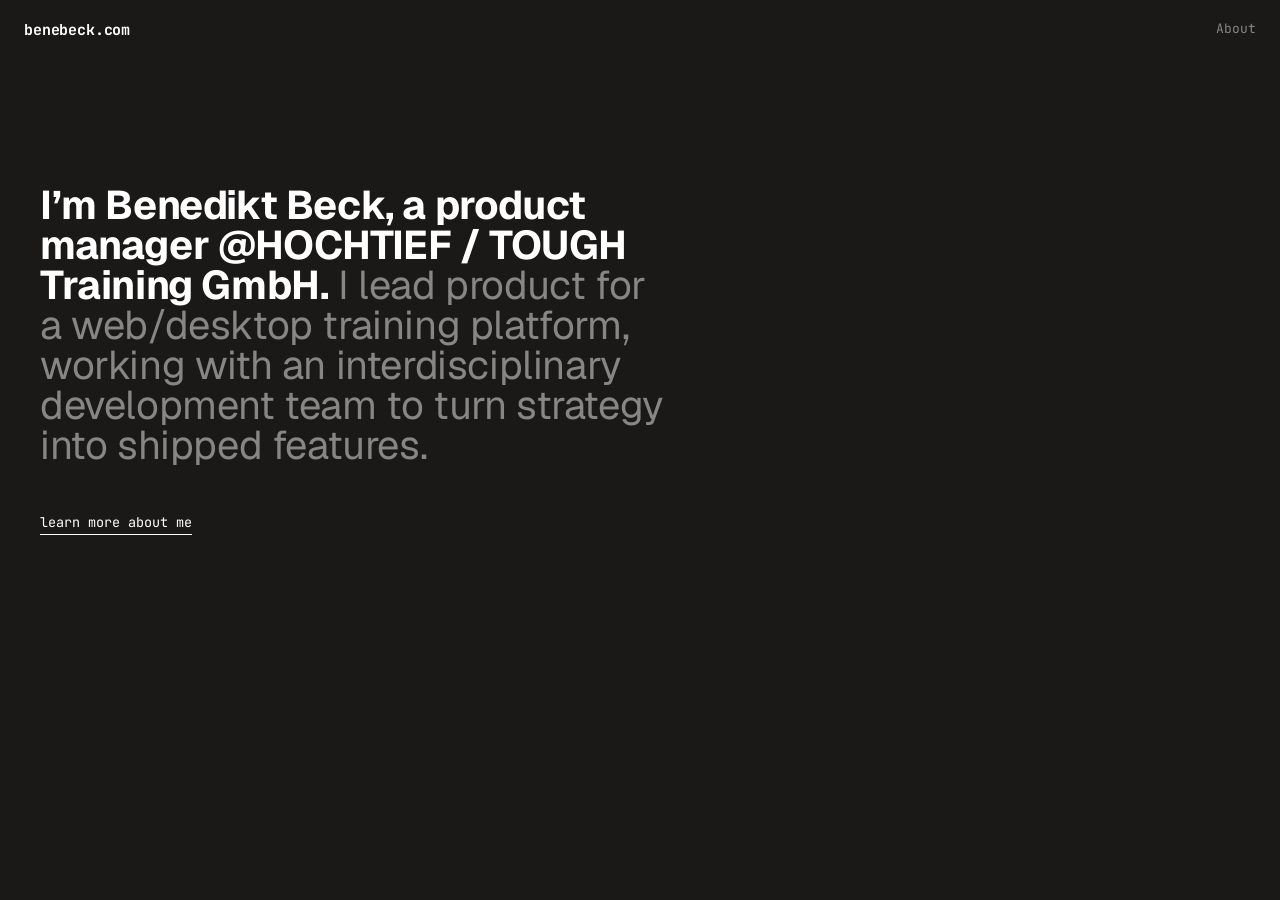
<file: index.html>
<!DOCTYPE html>
<html lang="en">
<head>
<meta charset="UTF-8">
<meta name="viewport" content="width=device-width, initial-scale=1.0">
<title>Benedikt Beck — benebeck.com</title>
<meta name="description" content="Benedikt Beck — Product Manager @ HOCHTIEF / TOUGH Training GmbH.">
<link rel="icon" type="image/svg+xml" href="favicon.svg">
<link rel="preconnect" href="https://fonts.googleapis.com">
<link rel="preconnect" href="https://fonts.gstatic.com" crossorigin>
<link rel="stylesheet" href="https://fonts.googleapis.com/css2?family=JetBrains+Mono:wght@400;500&display=swap">
<style>
  @font-face {
    font-family: 'Geist';
    src: url('assets/fonts/Geist-VariableFont_wght.ttf') format('truetype');
    font-weight: 100 900;
    font-style: normal;
    font-display: swap;
  }
  * { box-sizing: border-box; }
  html, body {
    margin: 0;
    min-height: 100vh;
    background: #1A1918;
    color: #fff;
    font-family: 'Geist', sans-serif;
    display: flex;
    flex-direction: column;
  }

  header {
    display: flex;
    align-items: center;
    justify-content: space-between;
    gap: 20px;
    padding: 20px 24px;
  }
  .logo {
    font-family: 'JetBrains Mono', monospace;
    font-weight: 700;
    font-size: 15px;
    letter-spacing: -0.01em;
    color: #fff;
    text-decoration: none;
  }
  nav.nav {
    display: flex;
    gap: 18px;
  }
  nav.nav a {
    font-family: 'JetBrains Mono', monospace;
    font-size: 13px;
    color: #868686;
    text-decoration: none;
    border-bottom: 1px solid transparent;
    padding-bottom: 2px;
  }
  nav.nav a:hover,
  nav.nav a.active {
    color: #fff;
    border-bottom-color: #fff;
  }

  main {
    flex: 1;
    padding: 125px 40px 60px;
  }
  h1 {
    font-weight: 700;
    font-size: 40px;
    line-height: 40px;
    letter-spacing: -0.01em;
    margin: 0;
    max-width: 625px;
  }
  h1 .gray { color: #868686; font-weight: 400; }

  .learn-link {
    display: inline-block;
    margin-top: 48px;
    font-family: 'JetBrains Mono', monospace;
    font-size: 13.5px;
    color: #fff;
    text-decoration: none;
    border-bottom: 1px solid #fff;
    padding-bottom: 3px;
  }
  .learn-link:hover { color: #868686; border-bottom-color: #868686; }

  @media (max-width: 600px) {
    header { padding: 16px 20px; }
    .logo { font-size: 14px; }
    nav.nav { gap: 14px; }
    nav.nav a { font-size: 12px; }
    main { padding: 60px 20px 40px; }
    h1 { font-size: 28px; line-height: 34px; }
    .learn-link { margin-top: 32px; font-size: 13px; }
  }
</style>
</head>
<body>

<header>
  <a class="logo" href="/">benebeck.com</a>
  <nav class="nav">
    <a href="about.html">About</a>
  </nav>
</header>

<main>
  <h1>I&rsquo;m Benedikt Beck, a product manager @HOCHTIEF / TOUGH Training GmbH.<span class="gray"> I lead product for a web/desktop training platform, working with an interdisciplinary development team to turn strategy into shipped features.</span></h1>
  <a class="learn-link" href="about.html">learn more about me</a>
</main>

</body>
</html>
</file>
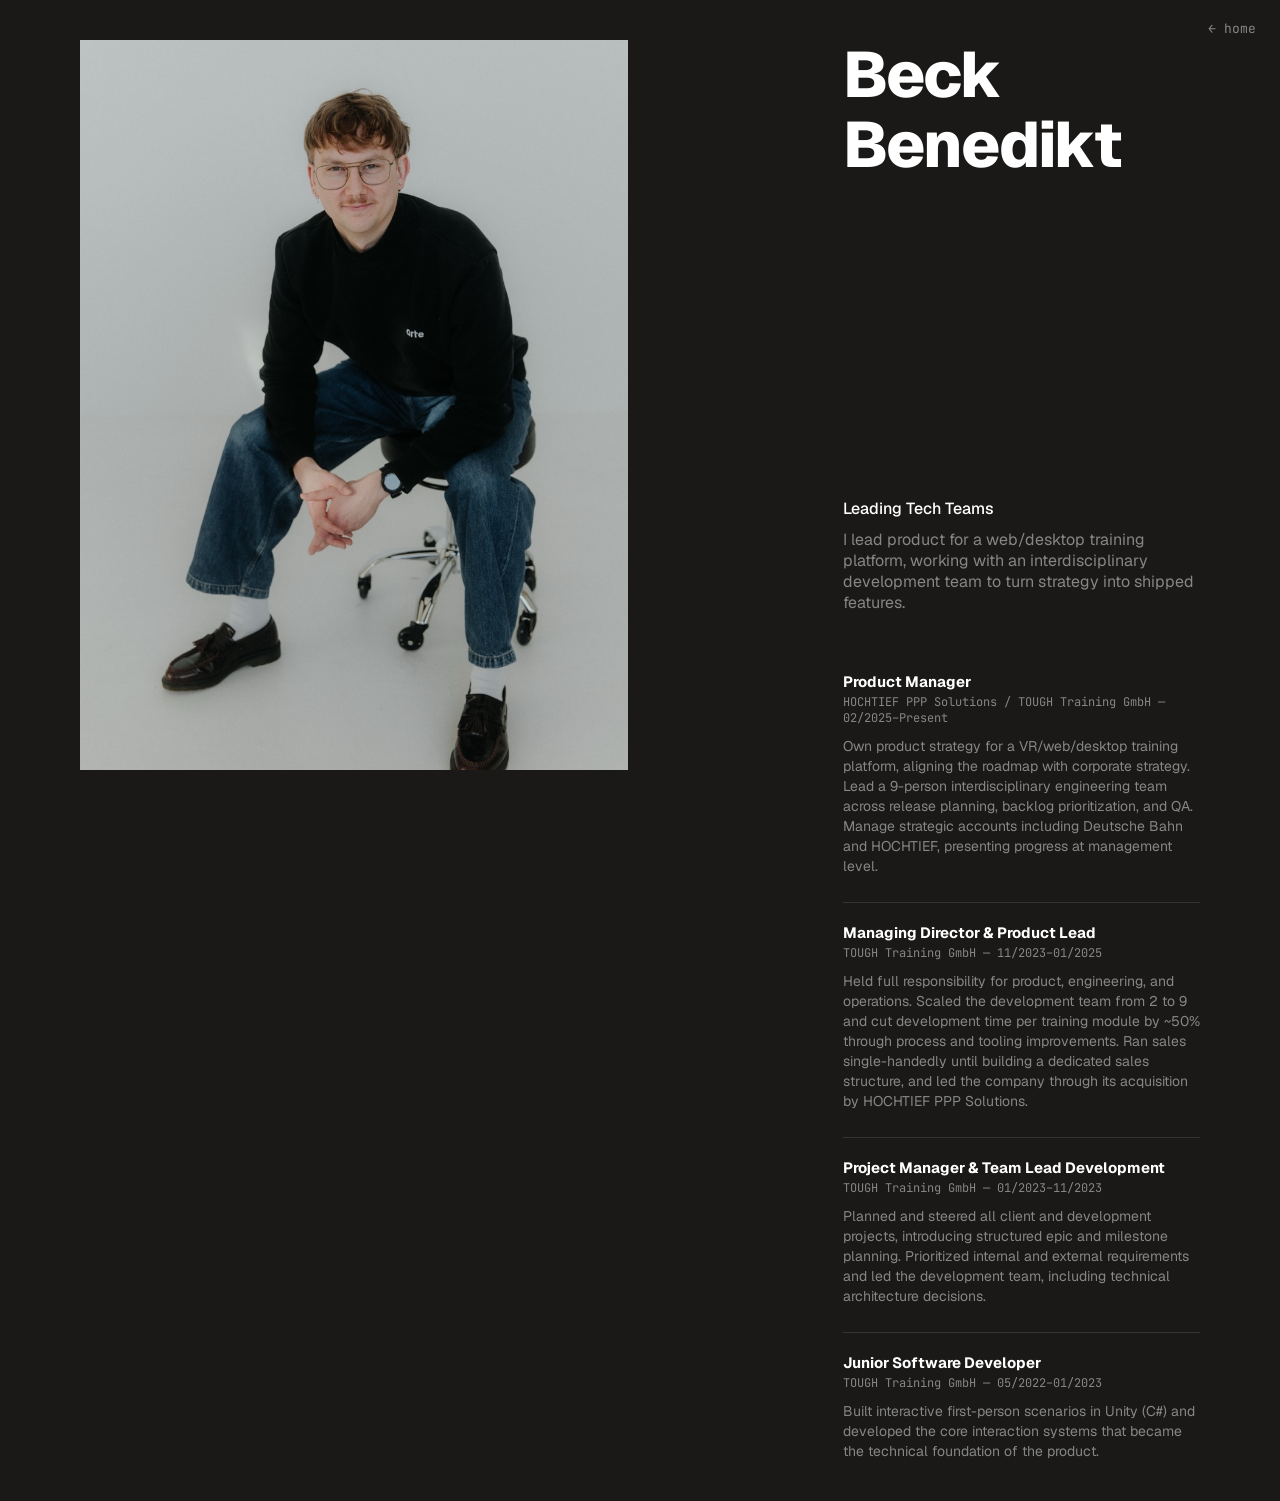
<file: about.html>
<!DOCTYPE html>
<html lang="en">
<head>
<meta charset="UTF-8">
<meta name="viewport" content="width=device-width, initial-scale=1.0">
<title>Benedikt Beck — benebeck.com</title>
<meta name="description" content="Benedikt Beck — Product Manager @ HOCHTIEF / TOUGH Training GmbH.">
<link rel="icon" type="image/svg+xml" href="favicon.svg">
<link rel="preconnect" href="https://fonts.googleapis.com">
<link rel="preconnect" href="https://fonts.gstatic.com" crossorigin>
<link rel="stylesheet" href="https://fonts.googleapis.com/css2?family=JetBrains+Mono:wght@400;500;700&display=swap">
<style>
  @font-face {
    font-family: 'Geist';
    src: url('assets/fonts/Geist-VariableFont_wght.ttf') format('truetype');
    font-weight: 100 900;
    font-style: normal;
    font-display: swap;
  }
  * { box-sizing: border-box; }
  html, body {
    margin: 0;
    background: #1A1918;
    color: #fff;
    font-family: 'Geist', sans-serif;
  }

  .back-link {
    position: fixed;
    top: 20px;
    right: 24px;
    font-family: 'JetBrains Mono', monospace;
    font-size: 13px;
    color: #868686;
    text-decoration: none;
    border-bottom: 1px solid transparent;
    padding-bottom: 2px;
  }
  .back-link:hover { color: #fff; }

  .hero {
    display: flex;
    align-items: flex-start;
    gap: 215px;
    max-width: 1200px;
    margin: 0 auto;
    padding: 40px;
  }
  .hero-photo {
    width: 548px;
    height: 730px;
    object-fit: cover;
    flex-shrink: 0;
    display: block;
  }
  .hero-text {
    flex: 1;
    min-width: 0;
    display: flex;
    flex-direction: column;
  }
  .hero-name {
    font-weight: 800;
    font-size: 64px;
    line-height: 70px;
    letter-spacing: -0.02em;
    margin: 0;
  }
  .hero-name span { display: block; }

  .hero-about {
    margin-top: 321px;
  }
  .hero-label {
    font-size: 16px;
    line-height: 1;
    font-weight: 500;
    margin: 0 0 12px;
  }
  .hero-bio {
    font-size: 16px;
    line-height: 21px;
    color: #868686;
    margin: 0;
    max-width: 356px;
  }

  .cv-list {
    margin-top: 59px;
    display: flex;
    flex-direction: column;
    gap: 26px;
    max-width: 480px;
  }
  .cv-entry {
    padding-top: 20px;
    border-top: 1px solid #343434;
  }
  .cv-entry:first-child {
    padding-top: 0;
    border-top: none;
  }
  .cv-role {
    font-size: 15px;
    font-weight: 700;
    margin: 0 0 3px;
  }
  .cv-meta {
    font-family: 'JetBrains Mono', monospace;
    font-size: 12px;
    color: #868686;
    margin: 0 0 10px;
  }
  .cv-desc {
    font-size: 14px;
    line-height: 20px;
    color: #868686;
    margin: 0;
  }

  @media (max-width: 900px) {
    .hero {
      flex-direction: column;
      gap: 40px;
      padding: 80px 24px 60px;
    }
    .hero-photo {
      width: 100%;
      height: auto;
      max-height: 60vh;
    }
    .hero-name { font-size: 48px; line-height: 52px; }
    .hero-about { margin-top: 32px; }
  }

  @media (max-width: 480px) {
    .hero { padding: 70px 20px 48px; }
    .hero-name { font-size: 34px; line-height: 38px; }
    .hero-bio { max-width: 100%; }
    .cv-list { margin-top: 40px; max-width: 100%; }
  }
</style>
</head>
<body>

<a class="back-link" href="/">← home</a>

<div class="hero">
  <img class="hero-photo" src="assets/benedikt-beck.jpg" alt="Beck Benedikt">
  <div class="hero-text">
    <h1 class="hero-name"><span>Beck</span><span>Benedikt</span></h1>
    <div class="hero-about">
      <p class="hero-label">Leading Tech Teams</p>
      <p class="hero-bio">I lead product for a web/desktop training platform, working with an interdisciplinary development team to turn strategy into shipped features.</p>
    </div>
    <div class="cv-list">
      <div class="cv-entry">
        <p class="cv-role">Product Manager</p>
        <p class="cv-meta">HOCHTIEF PPP Solutions / TOUGH Training GmbH — 02/2025–Present</p>
        <p class="cv-desc">Own product strategy for a VR/web/desktop training platform, aligning the roadmap with corporate strategy. Lead a 9-person interdisciplinary engineering team across release planning, backlog prioritization, and QA. Manage strategic accounts including Deutsche Bahn and HOCHTIEF, presenting progress at management level.</p>
      </div>
      <div class="cv-entry">
        <p class="cv-role">Managing Director &amp; Product Lead</p>
        <p class="cv-meta">TOUGH Training GmbH — 11/2023–01/2025</p>
        <p class="cv-desc">Held full responsibility for product, engineering, and operations. Scaled the development team from 2 to 9 and cut development time per training module by ~50% through process and tooling improvements. Ran sales single-handedly until building a dedicated sales structure, and led the company through its acquisition by HOCHTIEF PPP Solutions.</p>
      </div>
      <div class="cv-entry">
        <p class="cv-role">Project Manager &amp; Team Lead Development</p>
        <p class="cv-meta">TOUGH Training GmbH — 01/2023–11/2023</p>
        <p class="cv-desc">Planned and steered all client and development projects, introducing structured epic and milestone planning. Prioritized internal and external requirements and led the development team, including technical architecture decisions.</p>
      </div>
      <div class="cv-entry">
        <p class="cv-role">Junior Software Developer</p>
        <p class="cv-meta">TOUGH Training GmbH — 05/2022–01/2023</p>
        <p class="cv-desc">Built interactive first-person scenarios in Unity (C#) and developed the core interaction systems that became the technical foundation of the product.</p>
      </div>
    </div>
  </div>
</div>

</body>
</html>
</file>
